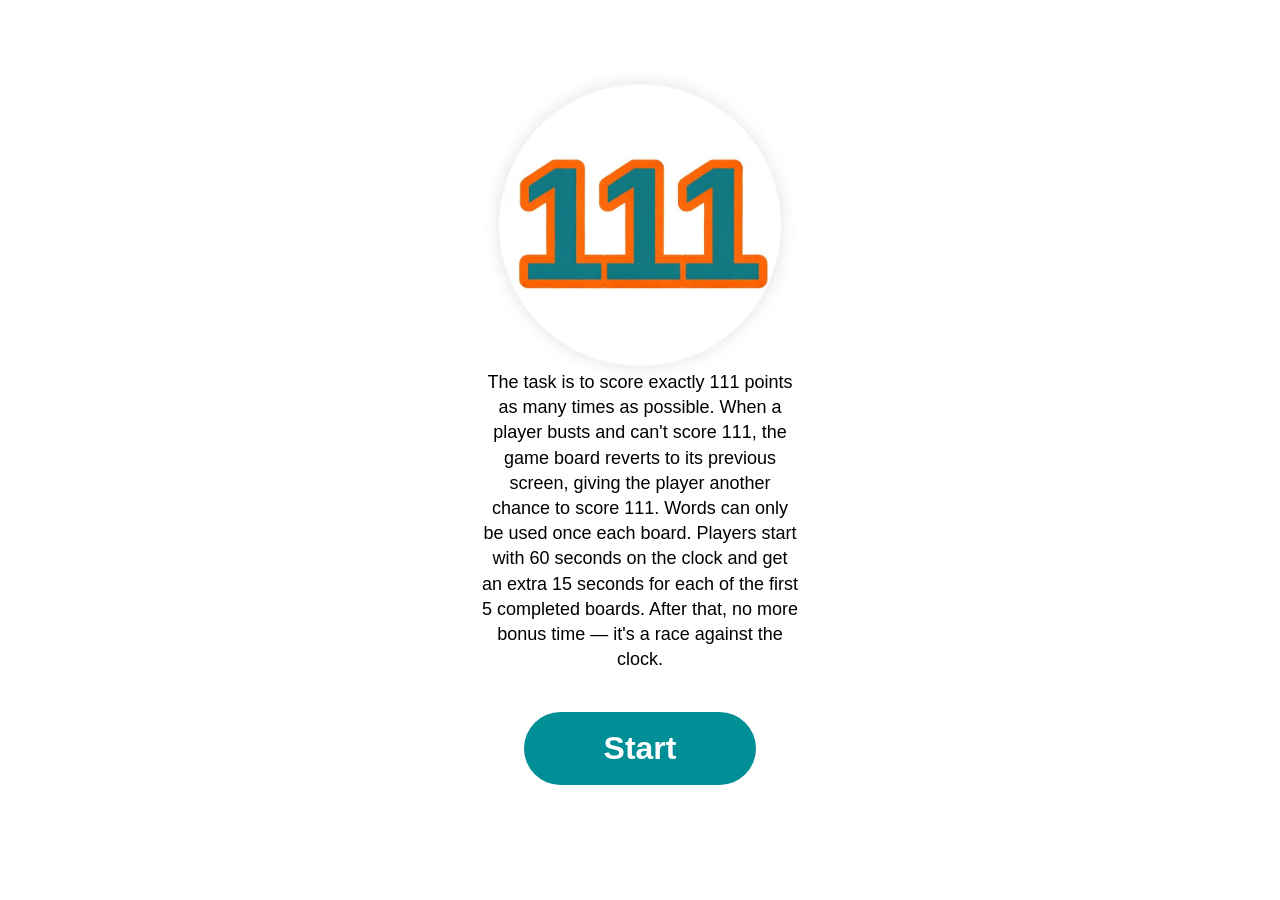
<file: index.html>
<!DOCTYPE html>
<html lang="en">
<head>
  <meta charset="UTF-8">
  <meta name="viewport" content="width=device-width, initial-scale=1.0">
  <title>111</title>
  <link rel="manifest" href="manifest.json">
  <link rel="apple-touch-icon" href="icon-512.png">
  <script>
    if ('serviceWorker' in navigator) {
      navigator.serviceWorker.register('sw.js');
    }
  </script>
</head>
<body style="background:white; text-align:center; padding:0; margin:0; font-family:sans-serif; display:flex; flex-direction:column; align-items:center;">
  <div style="margin-top: 30px; margin-bottom: -90px;">
    <img src="icon-1024.png" style="width:390px; max-width:98vw; height:auto; display:block; margin:0 auto;">
  </div>
  <div style="padding: 0 25px;">
    <p style="font-size:18px; line-height:1.4; color:black; max-width:320px; margin:40px auto; font-weight:500;">
      The task is to score exactly 111 points as many times as possible. When a player busts and can't score 111, the game board reverts to its previous screen, giving the player another chance to score 111. Words can only be used once each board. Players start with 60 seconds on the clock and get an extra 15 seconds for each of the first 5 completed boards. After that, no more bonus time — it's a race against the clock.
    </p>
  </div>
  <button onclick="window.location.href='game.html'" style="background:#008E97; color:white; padding:18px 80px; font-size:32px; border:none; border-radius:100px; font-weight:bold; cursor:pointer;">
    Start
  </button>
</body>
</html>
</file>
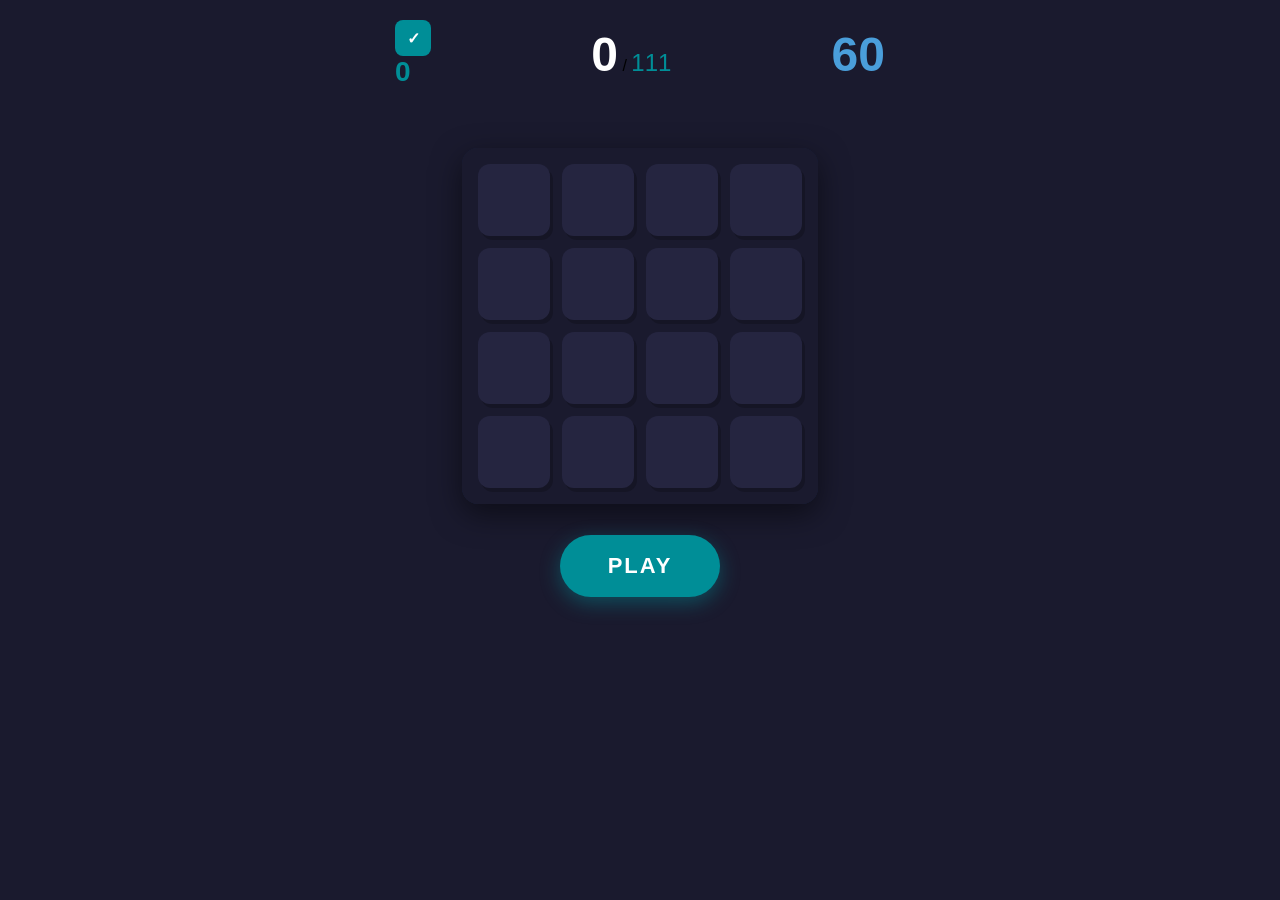
<file: classic/index.html>
<!DOCTYPE html>
<html lang="en">
<head>
  <meta charset="UTF-8">
  <meta name="viewport" content="width=device-width, initial-scale=1.0, user-scalable=no">
  <meta name="theme-color" content="#1a1a2e">
  <title>111 Classic</title>
  <link rel="stylesheet" href="styles.css">
  <style>
    .start-btn {
      margin-top: 16px;
      padding: 18px 48px;
      font-size: 22px;
      font-weight: bold;
      letter-spacing: 2px;
      text-transform: uppercase;
      background: #008E97;
      color: white;
      border: none;
      border-radius: 50px;
      cursor: pointer;
      width: 100%;
      max-width: 300px;
      box-shadow: 0 6px 20px rgba(0, 142, 151, 0.45);
      transition: transform 0.15s, box-shadow 0.15s, background 0.15s;
      touch-action: manipulation;
    }
    .start-btn:hover { background: #00a8b3; box-shadow: 0 8px 24px rgba(0,142,151,0.6); }
    .start-btn:active { transform: scale(0.95); box-shadow: 0 3px 10px rgba(0,142,151,0.3); }
    #resultsBtn {
      margin-top: 16px;
      padding: 16px 32px;
      font-size: 18px;
      font-weight: bold;
      background: #008E97;
      color: white;
      border: none;
      border-radius: 50px;
      cursor: pointer;
      width: 100%;
      max-width: 300px;
      display: none;
      box-shadow: 0 4px 12px rgba(0,142,151,0.3);
      transition: transform 0.2s, box-shadow 0.2s;
    }
    #resultsBtn.visible { display: block; }
    #resultsBtn:hover { background: #00a8b3; }
    #resultsBtn:active { transform: scale(0.95); }
    .button-container {
      display: flex;
      flex-direction: column;
      align-items: center;
      gap: 16px;
    }
  </style>
</head>
<body>
  <div class="game-container">
    <div class="header">
      <div class="boards">
        <span class="boards-icon">✓</span>
        <span class="boards-value" id="boardsValue">0</span>
      </div>
      <div class="score">
        <span class="score-value" id="scoreValue">0</span>
        <span class="score-sep">/</span>
        <span class="score-target">111</span>
      </div>
      <div class="timer" id="timer">60</div>
    </div>
    <div class="word-area">
      <div class="word-pill" id="wordPill">
        <span class="word-text" id="wordText"></span>
      </div>
    </div>
    <canvas id="board"></canvas>
    <div class="button-container">
      <button class="start-btn" id="startBtn">Play</button>
      <button id="resultsBtn" onclick="window.location.href='results.html'">
        See Best Results From This Game
      </button>
    </div>
  </div>
  <script src="game.js"></script>
  <script>
    // Unregister any service worker so the main game's SW can't interfere
    if ('serviceWorker' in navigator) {
      navigator.serviceWorker.getRegistrations().then(regs => {
        regs.forEach(reg => reg.unregister());
      });
    }
  </script>
</body>
</html>
</file>
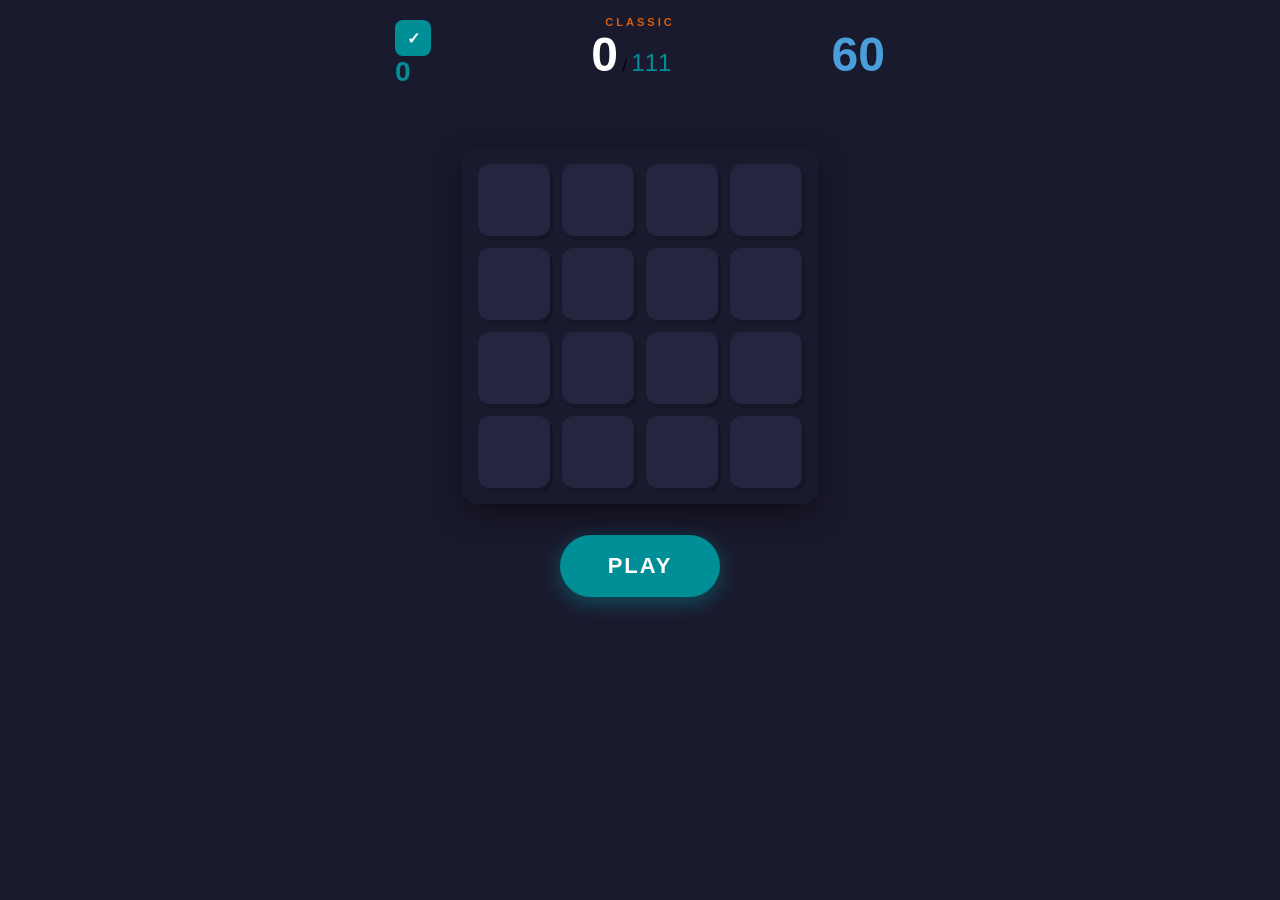
<file: classic.html>
<!DOCTYPE html>
<html lang="en">
<head>
  <meta charset="UTF-8">
  <meta name="viewport" content="width=device-width, initial-scale=1.0, user-scalable=no">
  <meta name="theme-color" content="#1a1a2e">
  <title>111 Classic</title>
  <link rel="stylesheet" href="styles.css">
  <script>
    // Classic mode: unregister any service worker that might serve cached main game files.
    // The main game's SW can cache game.js/game.html and serve them instead of classic files
    // when the browser restores this page from memory or on subsequent visits.
    // This only affects the /111-game/ scope — re-visiting the main game will re-register it.
    if ('serviceWorker' in navigator) {
      navigator.serviceWorker.getRegistrations().then(registrations => {
        registrations.forEach(reg => reg.unregister());
      });
    }
  </script>
  <style>
    .start-btn {
      margin-top: 16px;
      padding: 18px 48px;
      font-size: 22px;
      font-weight: bold;
      letter-spacing: 2px;
      text-transform: uppercase;
      background: #008E97;
      color: white;
      border: none;
      border-radius: 50px;
      cursor: pointer;
      width: 100%;
      max-width: 300px;
      box-shadow: 0 6px 20px rgba(0, 142, 151, 0.45);
      transition: transform 0.15s, box-shadow 0.15s, background 0.15s;
      touch-action: manipulation;
    }
    .start-btn:hover { background: #00a8b3; box-shadow: 0 8px 24px rgba(0,142,151,0.6); }
    .start-btn:active { transform: scale(0.95); box-shadow: 0 3px 10px rgba(0,142,151,0.3); }
    #resultsBtn {
      margin-top: 16px;
      padding: 16px 32px;
      font-size: 18px;
      font-weight: bold;
      background: #008E97;
      color: white;
      border: none;
      border-radius: 50px;
      cursor: pointer;
      width: 100%;
      max-width: 300px;
      display: none;
      box-shadow: 0 4px 12px rgba(0,142,151,0.3);
      transition: transform 0.2s, box-shadow 0.2s;
      touch-action: manipulation;
    }
    #resultsBtn.visible { display: block; }
    #resultsBtn:hover { background: #00a8b3; }
    #resultsBtn:active { transform: scale(0.95); }
    .button-container {
      display: flex;
      flex-direction: column;
      align-items: center;
      gap: 16px;
    }
    .classic-badge {
      position: absolute;
      top: 6px;
      left: 50%;
      transform: translateX(-50%);
      font-size: 11px;
      font-weight: bold;
      letter-spacing: 3px;
      text-transform: uppercase;
      color: #FF6900;
      opacity: 0.85;
      pointer-events: none;
    }
  </style>
</head>
<body>
  <div class="game-container" style="position:relative;">
    <div class="classic-badge">Classic</div>
    <div class="header">
      <div class="boards">
        <span class="boards-icon">✓</span>
        <span class="boards-value" id="boardsValue">0</span>
      </div>
      <div class="score">
        <span class="score-value" id="scoreValue">0</span>
        <span class="score-sep">/</span>
        <span class="score-target">111</span>
      </div>
      <div class="timer" id="timer">60</div>
    </div>
    <div class="word-area">
      <div class="word-pill" id="wordPill">
        <span class="word-text" id="wordText"></span>
      </div>
    </div>
    <canvas id="board"></canvas>
    <div class="button-container">
      <button class="start-btn" id="startBtn">Play</button>
      <button id="resultsBtn" onclick="window.location.href='results.html'">
        See Best Results From This Game
      </button>
    </div>
  </div>
  <script src="classic-game.js?v=classic2"></script>
</body>
</html>
</file>
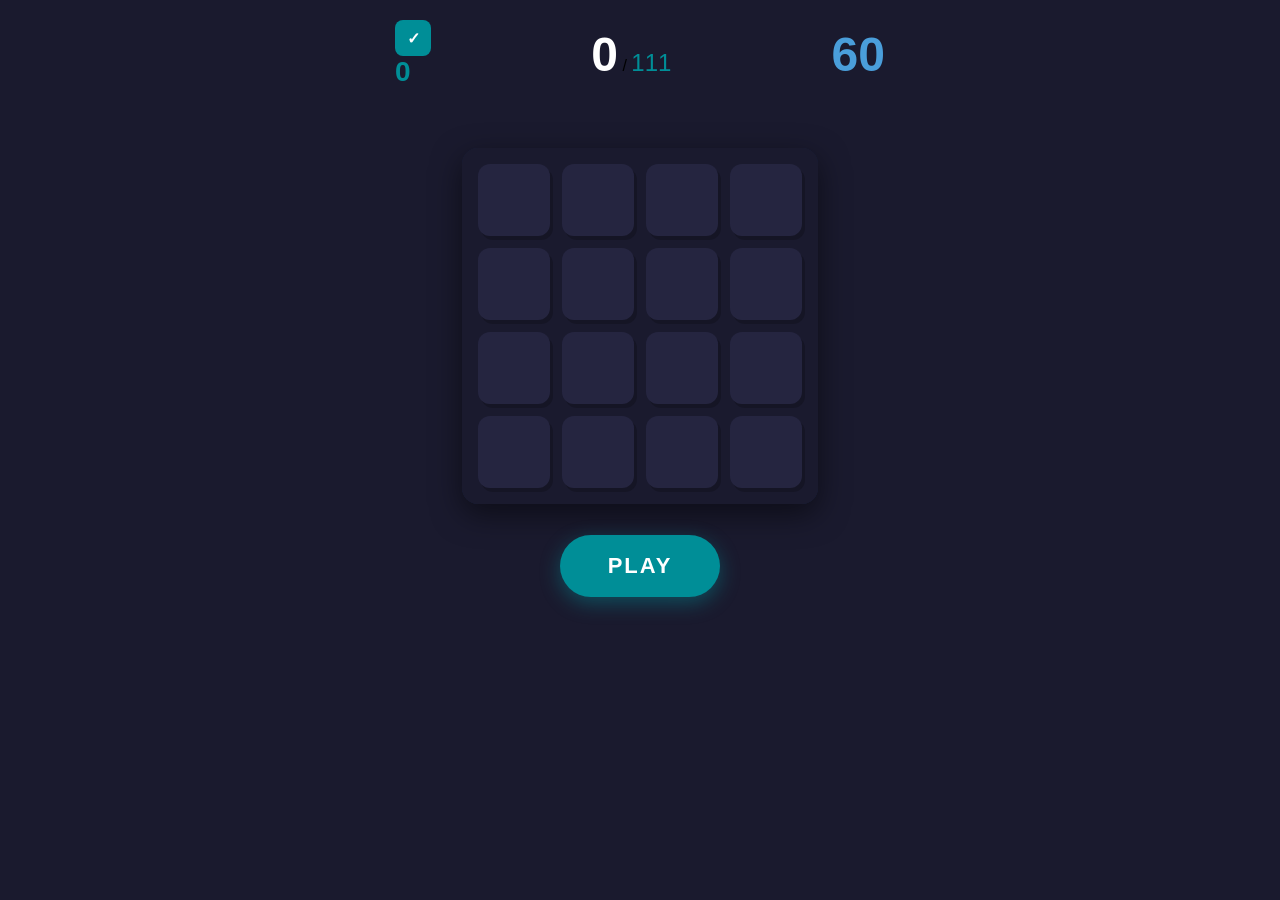
<file: game.html>
<!DOCTYPE html>
<html lang="en">
<head>
  <meta charset="UTF-8">
  <meta name="viewport" content="width=device-width, initial-scale=1.0, user-scalable=no">
  <meta name="apple-mobile-web-app-capable" content="yes">
  <meta name="apple-mobile-web-app-status-bar-style" content="black-translucent">
  <meta name="theme-color" content="#1a1a2e">
  <title>111</title>
  <link rel="manifest" href="manifest.json">
  <link rel="stylesheet" href="styles.css">
  <link rel="apple-touch-icon" href="icon-512.png">
  <style>
    .start-btn {
      margin-top: 16px;
      padding: 18px 48px;
      font-size: 22px;
      font-weight: bold;
      letter-spacing: 2px;
      text-transform: uppercase;
      background: #008E97;
      color: white;
      border: none;
      border-radius: 50px;
      cursor: pointer;
      width: 100%;
      max-width: 300px;
      box-shadow: 0 6px 20px rgba(0, 142, 151, 0.45);
      transition: transform 0.15s, box-shadow 0.15s, background 0.15s;
      touch-action: manipulation;
    }
    .start-btn:hover { background: #00a8b3; box-shadow: 0 8px 24px rgba(0,142,151,0.6); }
    .start-btn:active { transform: scale(0.95); box-shadow: 0 3px 10px rgba(0,142,151,0.3); }
    #resultsBtn {
      margin-top: 16px;
      padding: 16px 32px;
      font-size: 18px;
      font-weight: bold;
      background: #008E97;
      color: white;
      border: none;
      border-radius: 50px;
      cursor: pointer;
      width: 100%;
      max-width: 300px;
      display: none;
      box-shadow: 0 4px 12px rgba(0,142,151,0.3);
      transition: transform 0.2s, box-shadow 0.2s;
      touch-action: manipulation;
    }
    #resultsBtn.visible { display: block; }
    #resultsBtn:hover { background: #00a8b3; }
    #resultsBtn:active { transform: scale(0.95); }
    .button-container {
      display: flex;
      flex-direction: column;
      align-items: center;
      gap: 16px;
    }
  </style>
</head>
<body>
  <div class="game-container">
    <div class="header">
      <div class="boards">
        <span class="boards-icon">✓</span>
        <span class="boards-value" id="boardsValue">0</span>
      </div>
      <div class="score">
        <span class="score-value" id="scoreValue">0</span>
        <span class="score-sep">/</span>
        <span class="score-target">111</span>
      </div>
      <div class="timer" id="timer">60</div>
    </div>
    <div class="word-area">
      <div class="word-pill" id="wordPill">
        <span class="word-text" id="wordText"></span>
      </div>
    </div>
    <canvas id="board"></canvas>
    <div class="button-container">
      <button class="start-btn" id="startBtn">Play</button>
      <button id="resultsBtn" onclick="window.location.href='results.html'">
        See Best Results From This Game
      </button>
    </div>
  </div>
  <script src="game.js?v=24"></script>
  <script>
    if ('serviceWorker' in navigator) {
      navigator.serviceWorker.register('/111-game/sw.js?v=19')
        .then(reg => console.log('SW registered'))
        .catch(err => console.log('SW failed:', err));
    }
  </script>
</body>
</html>
</file>
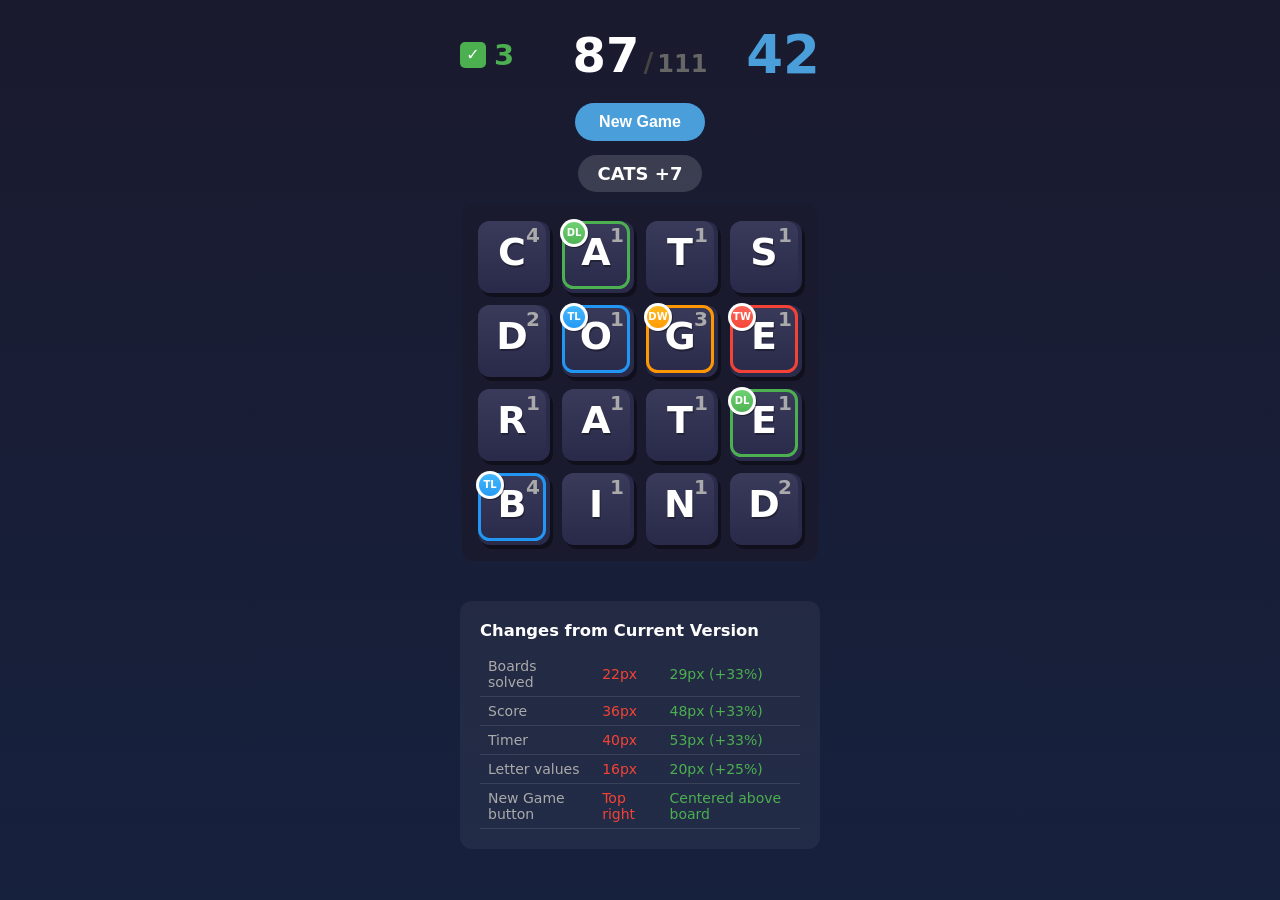
<file: prototype-ux-v2.html>
<!DOCTYPE html>
<html lang="en">
<head>
  <meta charset="UTF-8">
  <meta name="viewport" content="width=device-width, initial-scale=1.0, user-scalable=no">
  <meta name="theme-color" content="#1a1a2e">
  <title>111 - UX Prototype v2</title>
  <style>
* { margin: 0; padding: 0; box-sizing: border-box; }

body {
  font-family: system-ui, -apple-system, sans-serif;
  min-height: 100vh;
  display: flex;
  flex-direction: column;
  align-items: center;
  justify-content: flex-start;
  background: linear-gradient(180deg, #1a1a2e 0%, #16213e 100%);
  padding: 16px;
  touch-action: none;
  user-select: none;
}

.game-container {
  display: flex;
  flex-direction: column;
  align-items: center;
  gap: 10px;
  max-width: 360px;
  width: 100%;
}

/* === HEADER: Stats spread across top, 33% bigger === */
.header {
  display: flex;
  justify-content: space-between;
  align-items: center;
  width: 100%;
  padding: 8px 0;
}

.boards {
  display: flex;
  align-items: center;
  gap: 8px;
  flex: 1;
}

.boards-icon {
  width: 26px;
  height: 26px;
  background: #4CAF50;
  border-radius: 5px;
  display: flex;
  align-items: center;
  justify-content: center;
  color: #fff;
  font-size: 16px;
  font-weight: bold;
}

/* Was 22px, now ~29px (33% bigger) */
.boards-value {
  color: #4CAF50;
  font-size: 29px;
  font-weight: bold;
}

.score {
  display: flex;
  align-items: baseline;
  justify-content: center;
  gap: 4px;
  flex: 1;
}

/* Was 36px, now 48px (33% bigger) */
.score-value {
  color: #fff;
  font-size: 48px;
  font-weight: bold;
  font-variant-numeric: tabular-nums;
}

/* Was 20px, now ~27px */
.score-sep {
  color: #444;
  font-size: 27px;
  font-weight: bold;
}

/* Was 18px, now 24px */
.score-target {
  color: #666;
  font-size: 24px;
  font-weight: 600;
}

/* Was 40px, now ~53px (33% bigger) */
.timer {
  color: #4a9eda;
  font-size: 53px;
  font-weight: bold;
  font-variant-numeric: tabular-nums;
  text-align: right;
  flex: 1;
}

.timer.warning { color: #FF9800; }
.timer.critical { color: #F44336; }

/* === NEW GAME BUTTON: Centered over board === */
.button-row {
  display: flex;
  justify-content: center;
  width: 100%;
  position: relative;
  z-index: 10;
}

.start-btn {
  padding: 10px 24px;
  font-size: 16px;
  font-weight: bold;
  background: #4a9eda;
  color: #fff;
  border: none;
  border-radius: 24px;
  cursor: pointer;
}

/* === WORD FEEDBACK === */
.word-area {
  height: 44px;
  display: flex;
  align-items: center;
  justify-content: center;
}

.word-pill {
  padding: 8px 20px;
  border-radius: 24px;
  font-size: 18px;
  font-weight: bold;
  background: rgba(255, 255, 255, 0.15);
  color: #fff;
}

/* === BOARD: Letter values 25% bigger === */
canvas {
  border-radius: 12px;
  touch-action: none;
}

/* === COMPARISON SECTION === */
.comparison {
  margin-top: 40px;
  padding: 20px;
  background: rgba(255,255,255,0.05);
  border-radius: 12px;
  color: #aaa;
  font-size: 14px;
  max-width: 360px;
}

.comparison h3 {
  color: #fff;
  margin-bottom: 12px;
}

.comparison table {
  width: 100%;
  border-collapse: collapse;
}

.comparison td {
  padding: 6px 8px;
  border-bottom: 1px solid rgba(255,255,255,0.1);
}

.comparison .old { color: #F44336; }
.comparison .new { color: #4CAF50; }
  </style>
</head>
<body>
  <div class="game-container">
    <!-- Stats row: spread across top, 33% bigger -->
    <div class="header">
      <div class="boards">
        <span class="boards-icon">✓</span>
        <span class="boards-value">3</span>
      </div>
      <div class="score">
        <span class="score-value">87</span>
        <span class="score-sep">/</span>
        <span class="score-target">111</span>
      </div>
      <div class="timer">42</div>
    </div>
    
    <!-- New Game button: centered over board -->
    <div class="button-row">
      <button class="start-btn">New Game</button>
    </div>
    
    <!-- Word feedback area -->
    <div class="word-area">
      <div class="word-pill">CATS +7</div>
    </div>
    
    <!-- Board canvas -->
    <canvas id="board" width="356" height="356"></canvas>
  </div>

  <!-- Comparison notes for Chris -->
  <div class="comparison">
    <h3>Changes from Current Version</h3>
    <table>
      <tr>
        <td>Boards solved</td>
        <td class="old">22px</td>
        <td class="new">29px (+33%)</td>
      </tr>
      <tr>
        <td>Score</td>
        <td class="old">36px</td>
        <td class="new">48px (+33%)</td>
      </tr>
      <tr>
        <td>Timer</td>
        <td class="old">40px</td>
        <td class="new">53px (+33%)</td>
      </tr>
      <tr>
        <td>Letter values</td>
        <td class="old">16px</td>
        <td class="new">20px (+25%)</td>
      </tr>
      <tr>
        <td>New Game button</td>
        <td class="old">Top right</td>
        <td class="new">Centered above board</td>
      </tr>
    </table>
  </div>

  <script>
// Render a sample board with LARGER letter values (25% bigger: 16px -> 20px)
const canvas = document.getElementById('board');
const ctx = canvas.getContext('2d');

const TILE_SIZE = 72;
const TILE_GAP = 12;
const BOARD_PADDING = 16;
const BADGE_RADIUS = 14;

const LETTER_VALUES = {
  A:1, B:4, C:4, D:2, E:1, F:4, G:3, H:4,
  I:1, J:8, K:5, L:2, M:3, N:1, O:1, P:4,
  Q:10, R:1, S:1, T:1, U:2, V:5, W:4, X:8, Y:4, Z:10
};

const MULTIPLIER_COLORS = { DL:'#4CAF50', TL:'#2196F3', DW:'#FF9800', TW:'#F44336' };

// Sample board
const board = [
  {letter:'C',multiplier:null}, {letter:'A',multiplier:'DL'}, {letter:'T',multiplier:null}, {letter:'S',multiplier:null},
  {letter:'D',multiplier:null}, {letter:'O',multiplier:'TL'}, {letter:'G',multiplier:'DW'}, {letter:'E',multiplier:'TW'},
  {letter:'R',multiplier:null}, {letter:'A',multiplier:null}, {letter:'T',multiplier:null}, {letter:'E',multiplier:'DL'},
  {letter:'B',multiplier:'TL'}, {letter:'I',multiplier:null}, {letter:'N',multiplier:null}, {letter:'D',multiplier:null}
];

function lightenColor(hex, pct) {
  const num = parseInt(hex.replace('#',''), 16);
  const amt = Math.round(2.55 * pct);
  const R = Math.min(255, (num >> 16) + amt);
  const G = Math.min(255, ((num >> 8) & 0xFF) + amt);
  const B = Math.min(255, (num & 0xFF) + amt);
  return `rgb(${R},${G},${B})`;
}

function draw() {
  ctx.fillStyle = '#1a1a2e';
  ctx.fillRect(0, 0, canvas.width, canvas.height);
  
  const cornerRadius = 12;
  const faceInset = 4;
  
  for (let i = 0; i < 16; i++) {
    const tile = board[i];
    const row = Math.floor(i / 4);
    const col = i % 4;
    const x = BOARD_PADDING + col * (TILE_SIZE + TILE_GAP);
    const y = BOARD_PADDING + row * (TILE_SIZE + TILE_GAP);
    
    // Shadow
    ctx.fillStyle = 'rgba(0,0,0,0.4)';
    ctx.beginPath();
    ctx.roundRect(x + 3, y + 4, TILE_SIZE, TILE_SIZE, cornerRadius);
    ctx.fill();
    
    // Tile base
    ctx.fillStyle = '#2a2a4a';
    ctx.beginPath();
    ctx.roundRect(x, y, TILE_SIZE, TILE_SIZE, cornerRadius);
    ctx.fill();
    
    // Tile face
    const tileGrad = ctx.createLinearGradient(x, y, x, y + TILE_SIZE - faceInset);
    tileGrad.addColorStop(0, '#3a3a5a');
    tileGrad.addColorStop(1, '#2a2a4a');
    ctx.fillStyle = tileGrad;
    ctx.beginPath();
    ctx.roundRect(x, y, TILE_SIZE - faceInset, TILE_SIZE - faceInset, cornerRadius);
    ctx.fill();
    
    // Multiplier border
    if (tile.multiplier) {
      ctx.strokeStyle = MULTIPLIER_COLORS[tile.multiplier];
      ctx.lineWidth = 3;
      ctx.beginPath();
      ctx.roundRect(x + 1.5, y + 1.5, TILE_SIZE - faceInset - 3, TILE_SIZE - faceInset - 3, cornerRadius - 2);
      ctx.stroke();
    }
    
    // Letter shadow
    ctx.fillStyle = 'rgba(0,0,0,0.3)';
    ctx.font = 'bold 38px system-ui';
    ctx.textAlign = 'center';
    ctx.textBaseline = 'middle';
    ctx.fillText(tile.letter, x + (TILE_SIZE - faceInset) / 2 + 1, y + (TILE_SIZE - faceInset) / 2 + 2);
    
    // Letter
    ctx.fillStyle = '#fff';
    ctx.fillText(tile.letter, x + (TILE_SIZE - faceInset) / 2, y + (TILE_SIZE - faceInset) / 2);
    
    // Point value - NOW 20px (was 16px, +25%)
    ctx.fillStyle = '#aaa';
    ctx.font = 'bold 20px system-ui';
    ctx.textAlign = 'right';
    ctx.textBaseline = 'top';
    ctx.fillText(LETTER_VALUES[tile.letter], x + TILE_SIZE - faceInset - 6, y + 6);
  }
  
  // Draw multiplier badges
  for (let i = 0; i < 16; i++) {
    const tile = board[i];
    if (!tile.multiplier) continue;
    
    const row = Math.floor(i / 4);
    const col = i % 4;
    const x = BOARD_PADDING + col * (TILE_SIZE + TILE_GAP);
    const y = BOARD_PADDING + row * (TILE_SIZE + TILE_GAP);
    const bx = x - 2, by = y - 2;
    
    ctx.fillStyle = 'rgba(0,0,0,0.4)';
    ctx.beginPath();
    ctx.arc(bx + BADGE_RADIUS + 1, by + BADGE_RADIUS + 1, BADGE_RADIUS, 0, Math.PI * 2);
    ctx.fill();
    
    ctx.fillStyle = '#fff';
    ctx.beginPath();
    ctx.arc(bx + BADGE_RADIUS, by + BADGE_RADIUS, BADGE_RADIUS, 0, Math.PI * 2);
    ctx.fill();
    
    const badgeGrad = ctx.createLinearGradient(bx, by, bx, by + BADGE_RADIUS * 2);
    badgeGrad.addColorStop(0, lightenColor(MULTIPLIER_COLORS[tile.multiplier], 15));
    badgeGrad.addColorStop(1, MULTIPLIER_COLORS[tile.multiplier]);
    ctx.fillStyle = badgeGrad;
    ctx.beginPath();
    ctx.arc(bx + BADGE_RADIUS, by + BADGE_RADIUS, BADGE_RADIUS - 3, 0, Math.PI * 2);
    ctx.fill();
    
    ctx.fillStyle = '#fff';
    ctx.font = 'bold 10px system-ui';
    ctx.textAlign = 'center';
    ctx.textBaseline = 'middle';
    ctx.fillText(tile.multiplier, bx + BADGE_RADIUS, by + BADGE_RADIUS);
  }
}

draw();
  </script>
</body>
</html>
</file>
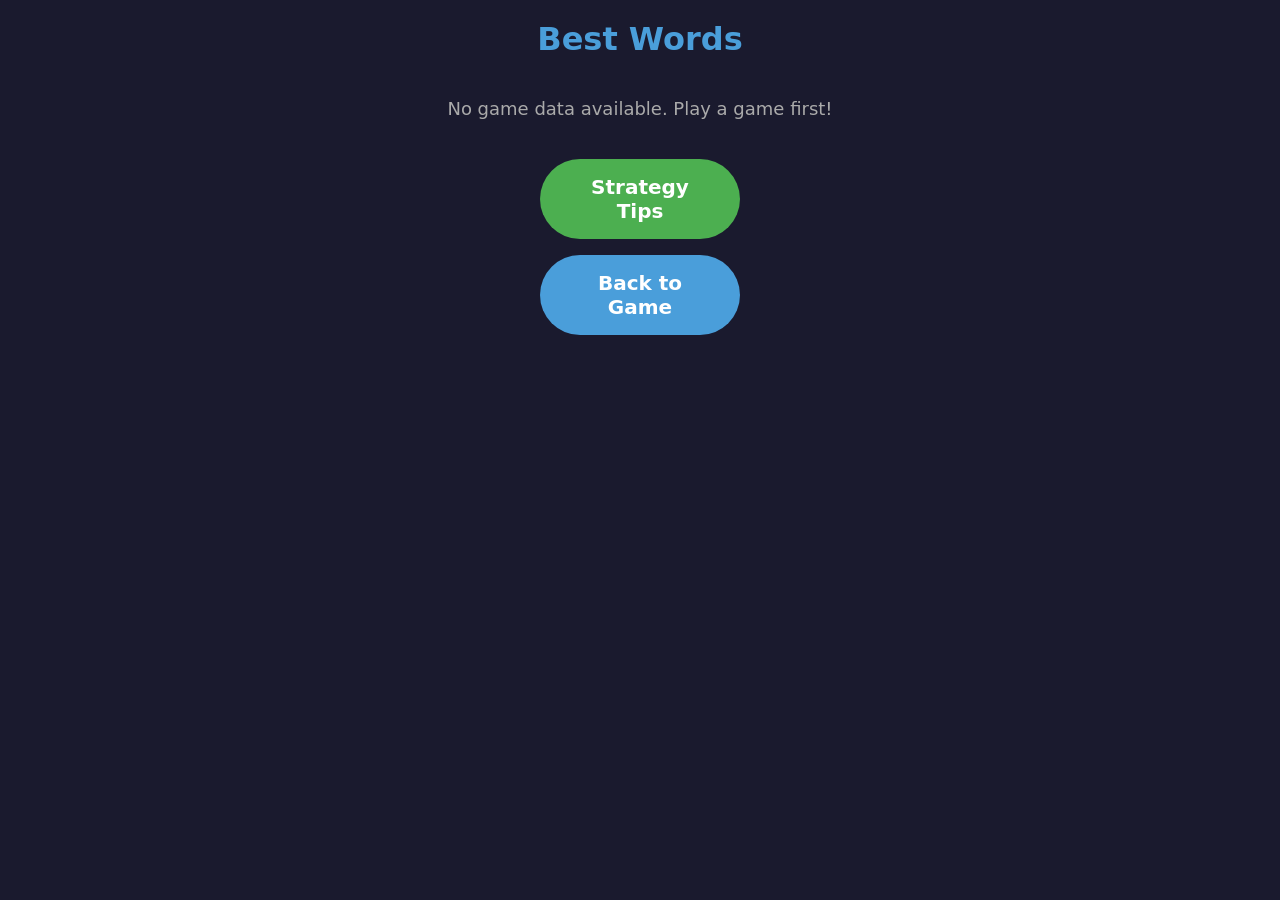
<file: results.html>
<!DOCTYPE html>
<html lang="en">
<head>
  <meta charset="UTF-8">
  <meta name="viewport" content="width=device-width, initial-scale=1.0, user-scalable=no">
  <meta name="apple-mobile-web-app-capable" content="yes">
  <meta name="theme-color" content="#1a1a2e">
  <title>Best Words - 111</title>
  <style>
    * {
      margin: 0;
      padding: 0;
      box-sizing: border-box;
    }
    
    body {
      font-family: system-ui, -apple-system, sans-serif;
      min-height: 100vh;
      background: #1a1a2e;
      color: white;
      padding: 20px;
      padding-bottom: 80px;
    }
    
    .container {
      max-width: 700px;
      margin: 0 auto;
    }
    
    h1 {
      text-align: center;
      font-size: 32px;
      margin-bottom: 40px;
      color: #4a9eda;
    }
    
    .top-words-section {
      display: grid;
      grid-template-columns: 1fr 1fr;
      gap: 30px;
      margin-bottom: 50px;
    }
    
    @media (max-width: 600px) {
      .top-words-section {
        grid-template-columns: 1fr;
        gap: 20px;
      }
    }
    
    .words-column {
      background: rgba(255, 255, 255, 0.05);
      border-radius: 12px;
      padding: 20px;
    }
    
    .column-title {
      font-size: 20px;
      font-weight: bold;
      text-align: center;
      margin-bottom: 20px;
      text-transform: uppercase;
      letter-spacing: 1px;
    }
    
    .player-title {
      color: #4a9eda;
    }
    
    .best-title {
      color: #4CAF50;
    }
    
    .word-item {
      display: flex;
      align-items: center;
      padding: 14px 12px;
      margin-bottom: 10px;
      background: rgba(255, 255, 255, 0.03);
      border-radius: 8px;
      gap: 8px;
    }
    
    .word-rank {
      font-size: 14px;
      color: #666;
      flex-shrink: 0;
      min-width: 28px;
    }
    
    .word-text {
      font-size: 18px;
      font-weight: bold;
      flex-shrink: 0;
    }
    
    .word-spacer {
      flex: 1;
      border-bottom: 2px dotted rgba(255, 255, 255, 0.1);
      margin: 0 8px;
      min-width: 20px;
    }
    
    .word-score {
      font-size: 18px;
      color: #4a9eda;
      font-weight: bold;
      flex-shrink: 0;
      min-width: 40px;
      text-align: right;
    }
    
    .board-preview-section {
      margin-top: 40px;
      text-align: center;
    }
    
    .board-preview-title {
      font-size: 20px;
      font-weight: bold;
      color: #aaa;
      margin-bottom: 15px;
    }
    
    .board-thumbnail {
      display: inline-block;
      cursor: pointer;
      border: 3px solid #4a9eda;
      border-radius: 12px;
      transition: transform 0.2s, border-color 0.2s;
    }
    
    .board-thumbnail:hover {
      transform: scale(1.05);
      border-color: #6ab8f0;
    }
    
    .board-thumbnail:active {
      transform: scale(0.98);
    }
    
    .click-hint {
      margin-top: 10px;
      font-size: 14px;
      color: #888;
    }
    
    .back-button {
      display: block;
      width: 200px;
      margin: 0 auto;
      padding: 16px 32px;
      font-size: 20px;
      font-weight: bold;
      background: #4a9eda;
      color: white;
      border: none;
      border-radius: 50px;
      cursor: pointer;
      text-align: center;
      text-decoration: none;
    }
    
    .back-button:active {
      transform: scale(0.95);
    }
    
    .button-container {
      display: flex;
      flex-direction: column;
      align-items: center;
      gap: 16px;
      margin-top: 40px;
    }
    
    .tips-button {
      display: block;
      width: 200px;
      padding: 16px 32px;
      font-size: 20px;
      font-weight: bold;
      background: #4CAF50;
      color: white;
      border: none;
      border-radius: 50px;
      cursor: pointer;
      text-align: center;
      text-decoration: none;
    }
    
    .tips-button:active {
      transform: scale(0.95);
    }
    
    .empty-message {
      text-align: center;
      font-size: 18px;
      color: #aaa;
      margin: 40px 0;
    }
    
    .modal {
      display: none;
      position: fixed;
      z-index: 1000;
      left: 0;
      top: 0;
      width: 100%;
      height: 100%;
      background: rgba(0, 0, 0, 0.95);
      justify-content: center;
      align-items: center;
    }
    
    .modal.visible {
      display: flex;
    }
    
    .modal-content {
      background: #1a1a2e;
      padding: 20px;
      border-radius: 12px;
    }
    
    .modal-header {
      text-align: center;
      font-size: 24px;
      color: #4a9eda;
      margin-bottom: 20px;
    }
    
    .close-button {
      display: block;
      margin: 20px auto 0;
      padding: 12px 32px;
      font-size: 18px;
      background: #4a9eda;
      color: white;
      border: none;
      border-radius: 50px;
      cursor: pointer;
    }
    
    .close-button:active {
      transform: scale(0.95);
    }
  </style>
</head>
<body>
  <div class="container">
    <h1>Best Words</h1>
    
    <div id="content"></div>
    
    <div class="button-container">
      <a href="tips.html" class="tips-button">Strategy Tips</a>
      <a href="game.html" class="back-button">Back to Game</a>
    </div>
  </div>

  <div id="boardModal" class="modal">
    <div class="modal-content">
      <div class="modal-header">Final Board</div>
      <canvas id="fullBoardCanvas"></canvas>
      <button class="close-button" onclick="closeModal()">Close</button>
    </div>
  </div>

  <script>
const GRID_SIZE = 4;
const TILE_SIZE = 72;
const TILE_GAP = 12;
const BOARD_PADDING = 16;
const BADGE_RADIUS = 14;
const BOARD_WIDTH = TILE_SIZE * GRID_SIZE + TILE_GAP * (GRID_SIZE - 1) + BOARD_PADDING * 2;
const BOARD_HEIGHT = BOARD_WIDTH;

const LETTER_VALUES = {
  A:1, B:4, C:4, D:2, E:1, F:4, G:3, H:4,
  I:1, J:8, K:5, L:2, M:3, N:1, O:1, P:4,
  Q:10, R:1, S:1, T:1, U:2, V:5, W:4, X:8, Y:4, Z:10
};

const MULTIPLIER_COLORS = { 
  DL:'#4CAF50', 
  TL:'#2196F3', 
  DW:'#FF9800', 
  TW:'#F44336' 
};

// Load pre-computed results
const boardResults = JSON.parse(sessionStorage.getItem('boardResults') || '{}');

function lightenColor(hex, pct) {
  const num = parseInt(hex.replace('#',''), 16);
  const amt = Math.round(2.55 * pct);
  const R = Math.min(255, (num >> 16) + amt);
  const G = Math.min(255, ((num >> 8) & 0xFF) + amt);
  const B = Math.min(255, (num & 0xFF) + amt);
  return `rgb(${R},${G},${B})`;
}

function drawBoard(canvas, boardLayout) {
  const ctx = canvas.getContext('2d');
  const cornerRadius = 12;
  const faceInset = 4;
  
  canvas.width = BOARD_WIDTH;
  canvas.height = BOARD_HEIGHT;
  
  ctx.fillStyle = '#1a1a2e';
  ctx.fillRect(0, 0, canvas.width, canvas.height);
  
  for (let i = 0; i < boardLayout.length; i++) {
    const tile = boardLayout[i];
    const x = BOARD_PADDING + tile.col * (TILE_SIZE + TILE_GAP);
    const y = BOARD_PADDING + tile.row * (TILE_SIZE + TILE_GAP);
    
    ctx.fillStyle = 'rgba(0,0,0,0.4)';
    ctx.beginPath();
    ctx.roundRect(x + 3, y + 4, TILE_SIZE, TILE_SIZE, cornerRadius);
    ctx.fill();
    
    ctx.fillStyle = '#2a2a4a';
    ctx.beginPath();
    ctx.roundRect(x, y, TILE_SIZE, TILE_SIZE, cornerRadius);
    ctx.fill();
    
    const tileGrad = ctx.createLinearGradient(x, y, x, y + TILE_SIZE - faceInset);
    tileGrad.addColorStop(0, '#3a3a5a');
    tileGrad.addColorStop(1, '#2a2a4a');
    ctx.fillStyle = tileGrad;
    ctx.beginPath();
    ctx.roundRect(x, y, TILE_SIZE - faceInset, TILE_SIZE - faceInset, cornerRadius);
    ctx.fill();
    
    if (tile.multiplier) {
      ctx.strokeStyle = MULTIPLIER_COLORS[tile.multiplier];
      ctx.lineWidth = 3;
      ctx.beginPath();
      ctx.roundRect(x + 1.5, y + 1.5, TILE_SIZE - faceInset - 3, TILE_SIZE - faceInset - 3, cornerRadius - 2);
      ctx.stroke();
    }
    
    ctx.fillStyle = 'rgba(0,0,0,0.3)';
    ctx.font = 'bold 38px system-ui';
    ctx.textAlign = 'center';
    ctx.textBaseline = 'middle';
    ctx.fillText(tile.letter, x + (TILE_SIZE - faceInset) / 2 + 1, y + (TILE_SIZE - faceInset) / 2 + 2);
    
    ctx.fillStyle = '#fff';
    ctx.fillText(tile.letter, x + (TILE_SIZE - faceInset) / 2, y + (TILE_SIZE - faceInset) / 2);
    
    ctx.fillStyle = '#aaa';
    ctx.font = 'bold 20px system-ui';
    ctx.textAlign = 'right';
    ctx.textBaseline = 'top';
    ctx.fillText(LETTER_VALUES[tile.letter], x + TILE_SIZE - faceInset - 6, y + 6);
  }
  
  for (let i = 0; i < boardLayout.length; i++) {
    const tile = boardLayout[i];
    if (!tile.multiplier) continue;
    
    const x = BOARD_PADDING + tile.col * (TILE_SIZE + TILE_GAP);
    const y = BOARD_PADDING + tile.row * (TILE_SIZE + TILE_GAP);
    const bx = x - 2, by = y - 2;
    
    ctx.fillStyle = 'rgba(0,0,0,0.4)';
    ctx.beginPath();
    ctx.arc(bx + BADGE_RADIUS + 1, by + BADGE_RADIUS + 1, BADGE_RADIUS, 0, Math.PI * 2);
    ctx.fill();
    
    ctx.fillStyle = '#fff';
    ctx.beginPath();
    ctx.arc(bx + BADGE_RADIUS, by + BADGE_RADIUS, BADGE_RADIUS, 0, Math.PI * 2);
    ctx.fill();
    
    const badgeGrad = ctx.createLinearGradient(bx, by, bx, by + BADGE_RADIUS * 2);
    badgeGrad.addColorStop(0, lightenColor(MULTIPLIER_COLORS[tile.multiplier], 15));
    badgeGrad.addColorStop(1, MULTIPLIER_COLORS[tile.multiplier]);
    ctx.fillStyle = badgeGrad;
    ctx.beginPath();
    ctx.arc(bx + BADGE_RADIUS, by + BADGE_RADIUS, BADGE_RADIUS - 3, 0, Math.PI * 2);
    ctx.fill();
    
    ctx.fillStyle = '#fff';
    ctx.font = 'bold 10px system-ui';
    ctx.textAlign = 'center';
    ctx.textBaseline = 'middle';
    ctx.fillText(tile.multiplier, bx + BADGE_RADIUS, by + BADGE_RADIUS);
  }
}

function showFullBoard() {
  const modal = document.getElementById('boardModal');
  const canvas = document.getElementById('fullBoardCanvas');
  
  if (boardResults.finalBoard) {
    drawBoard(canvas, boardResults.finalBoard);
    modal.classList.add('visible');
  }
}

function closeModal() {
  document.getElementById('boardModal').classList.remove('visible');
}

document.getElementById('boardModal').addEventListener('click', (e) => {
  if (e.target.id === 'boardModal') closeModal();
});

// Display results
const content = document.getElementById('content');

if (!boardResults.playerWords || boardResults.playerWords.length === 0) {
  content.innerHTML = '<div class="empty-message">No game data available. Play a game first!</div>';
} else {
  // Get top 10 from each list
  const topPlayerWords = [...boardResults.playerWords]
    .sort((a, b) => b.score - a.score)
    .slice(0, 10);
  
  const topBestWords = (boardResults.bestWords || [])
    .sort((a, b) => b.score - a.score)
    .slice(0, 10);
  
  // Build HTML
  let html = '<div class="top-words-section">';
  
  // Player's top 10
  html += '<div class="words-column">';
  html += '<div class="column-title player-title">Your Top 10</div>';
  topPlayerWords.forEach((item, index) => {
    html += `
      <div class="word-item">
        <span class="word-rank">${index + 1}.</span>
        <span class="word-text">${item.word}</span>
        <div class="word-spacer"></div>
        <span class="word-score">${item.score}</span>
      </div>
    `;
  });
  html += '</div>';
  
  // Best possible top 10
  html += '<div class="words-column">';
  html += '<div class="column-title best-title">Best Possible Top 10</div>';
  if (topBestWords.length > 0) {
    topBestWords.forEach((item, index) => {
      html += `
        <div class="word-item">
          <span class="word-rank">${index + 1}.</span>
          <span class="word-text">${item.word}</span>
          <div class="word-spacer"></div>
          <span class="word-score">${item.score}</span>
        </div>
      `;
    });
  } else {
    html += '<div class="empty-message">No data available</div>';
  }
  html += '</div>';
  
  html += '</div>';
  
  // Final board preview
  if (boardResults.finalBoard) {
    html += '<div class="board-preview-section">';
    html += '<div class="board-preview-title">Final Board</div>';
    html += '<canvas id="boardThumbnail" class="board-thumbnail" onclick="showFullBoard()" width="' + BOARD_WIDTH + '" height="' + BOARD_HEIGHT + '"></canvas>';
    html += '<div class="click-hint">Click to enlarge</div>';
    html += '</div>';
  }
  
  content.innerHTML = html;
  
  // Draw thumbnail
  if (boardResults.finalBoard) {
    const thumbnail = document.getElementById('boardThumbnail');
    drawBoard(thumbnail, boardResults.finalBoard);
  }
}
  </script>
</body>
</html>
</file>
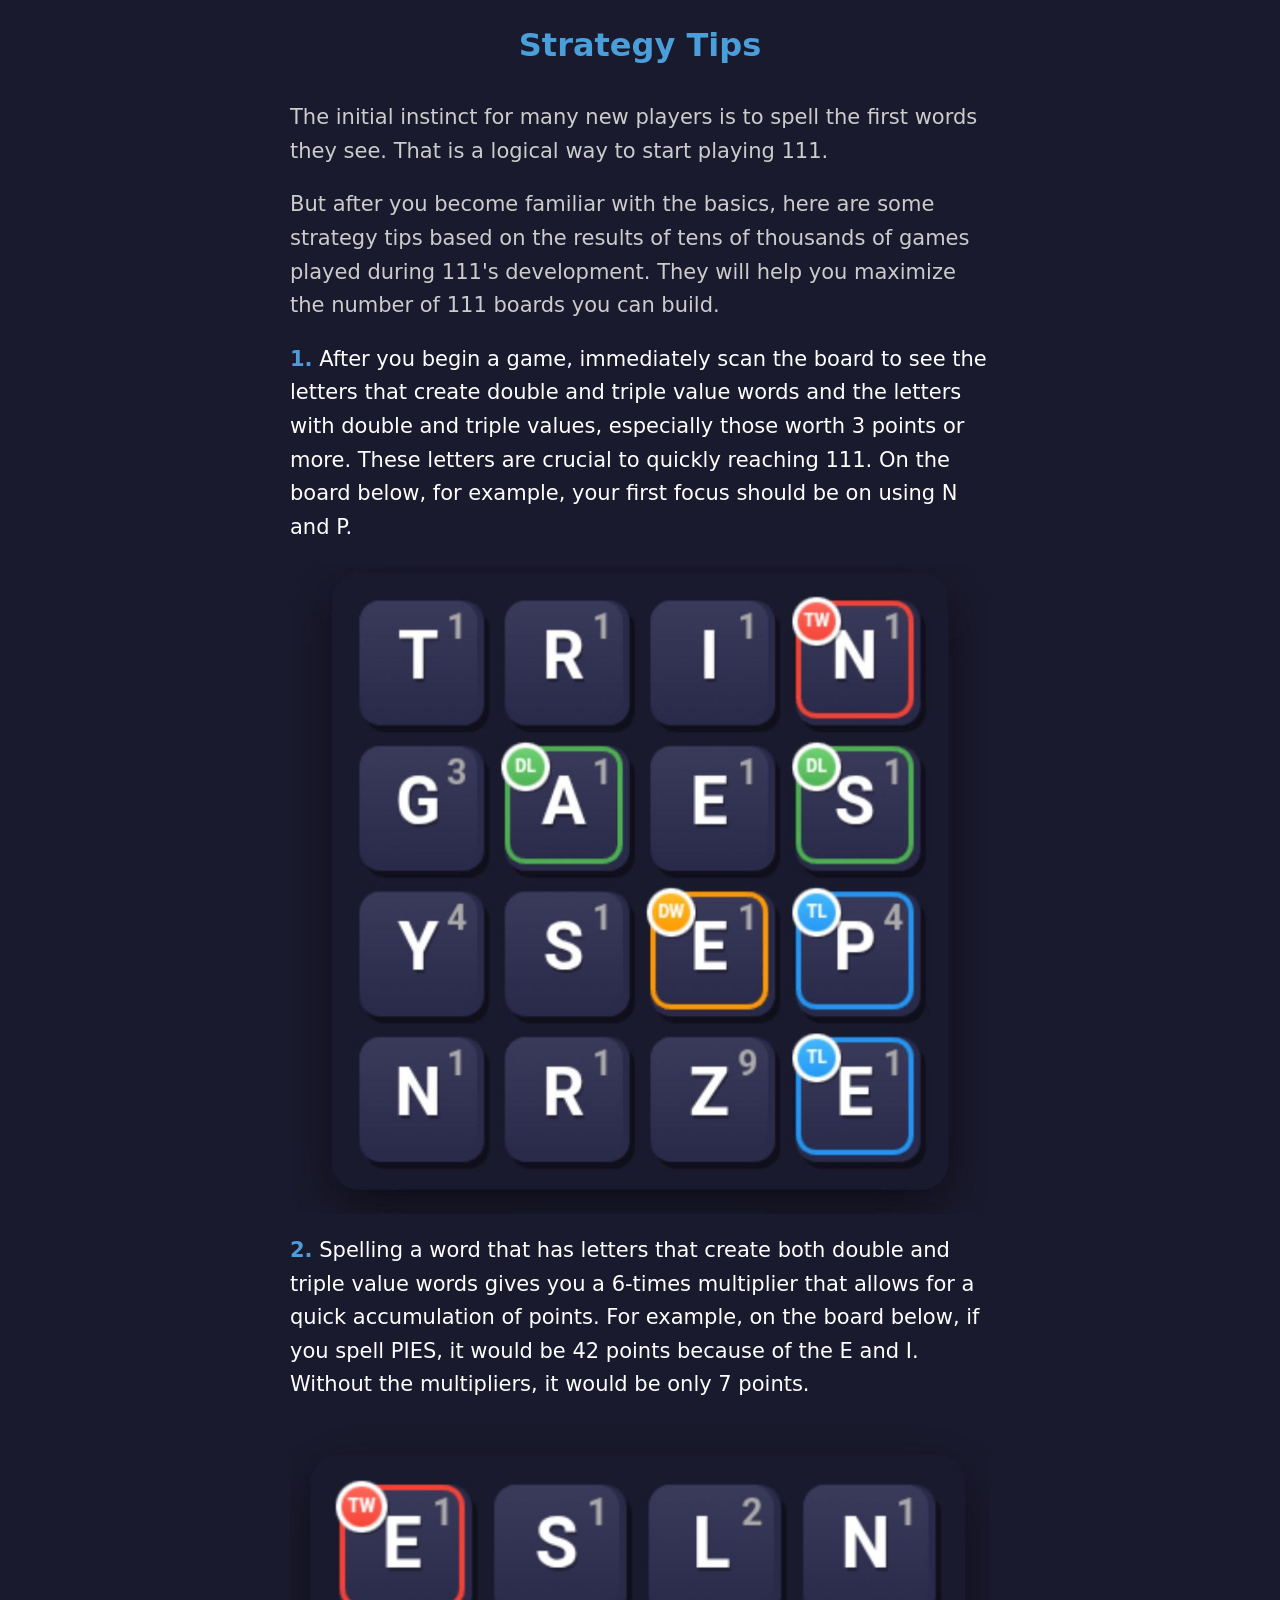
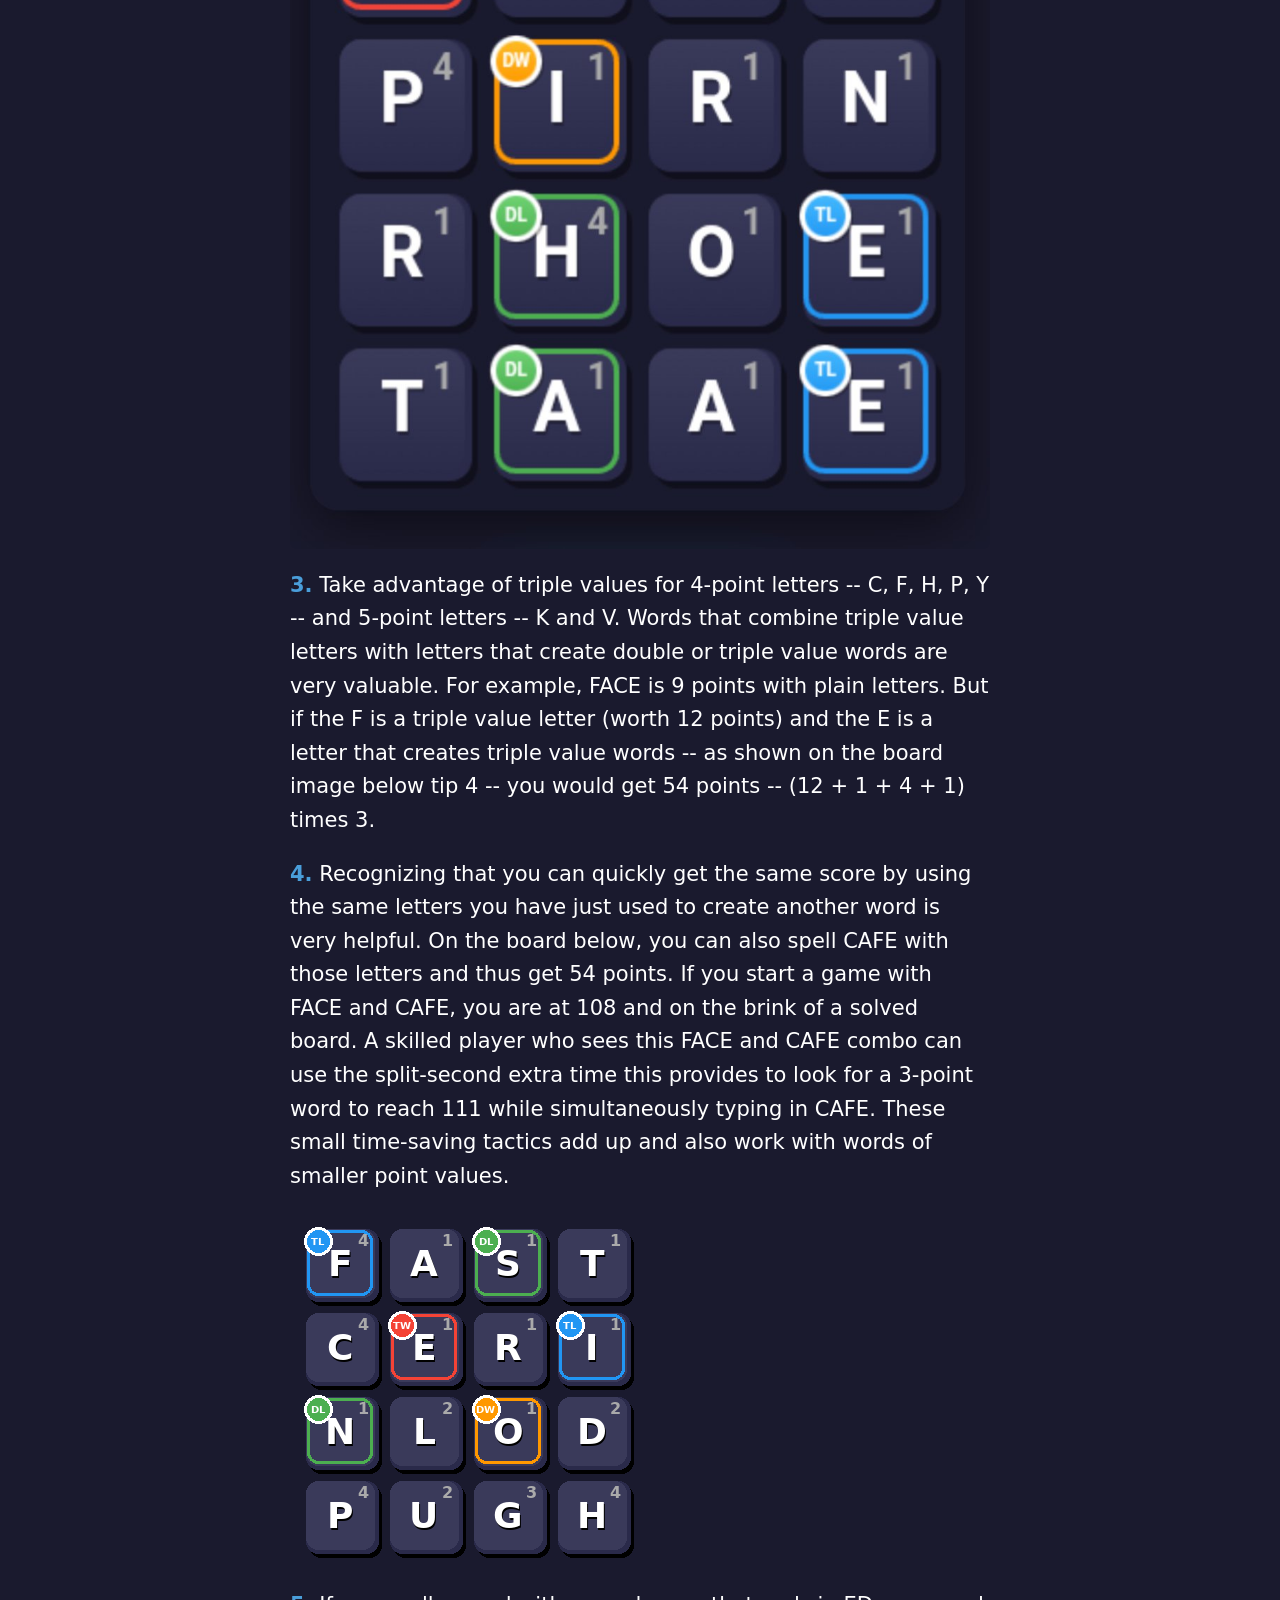
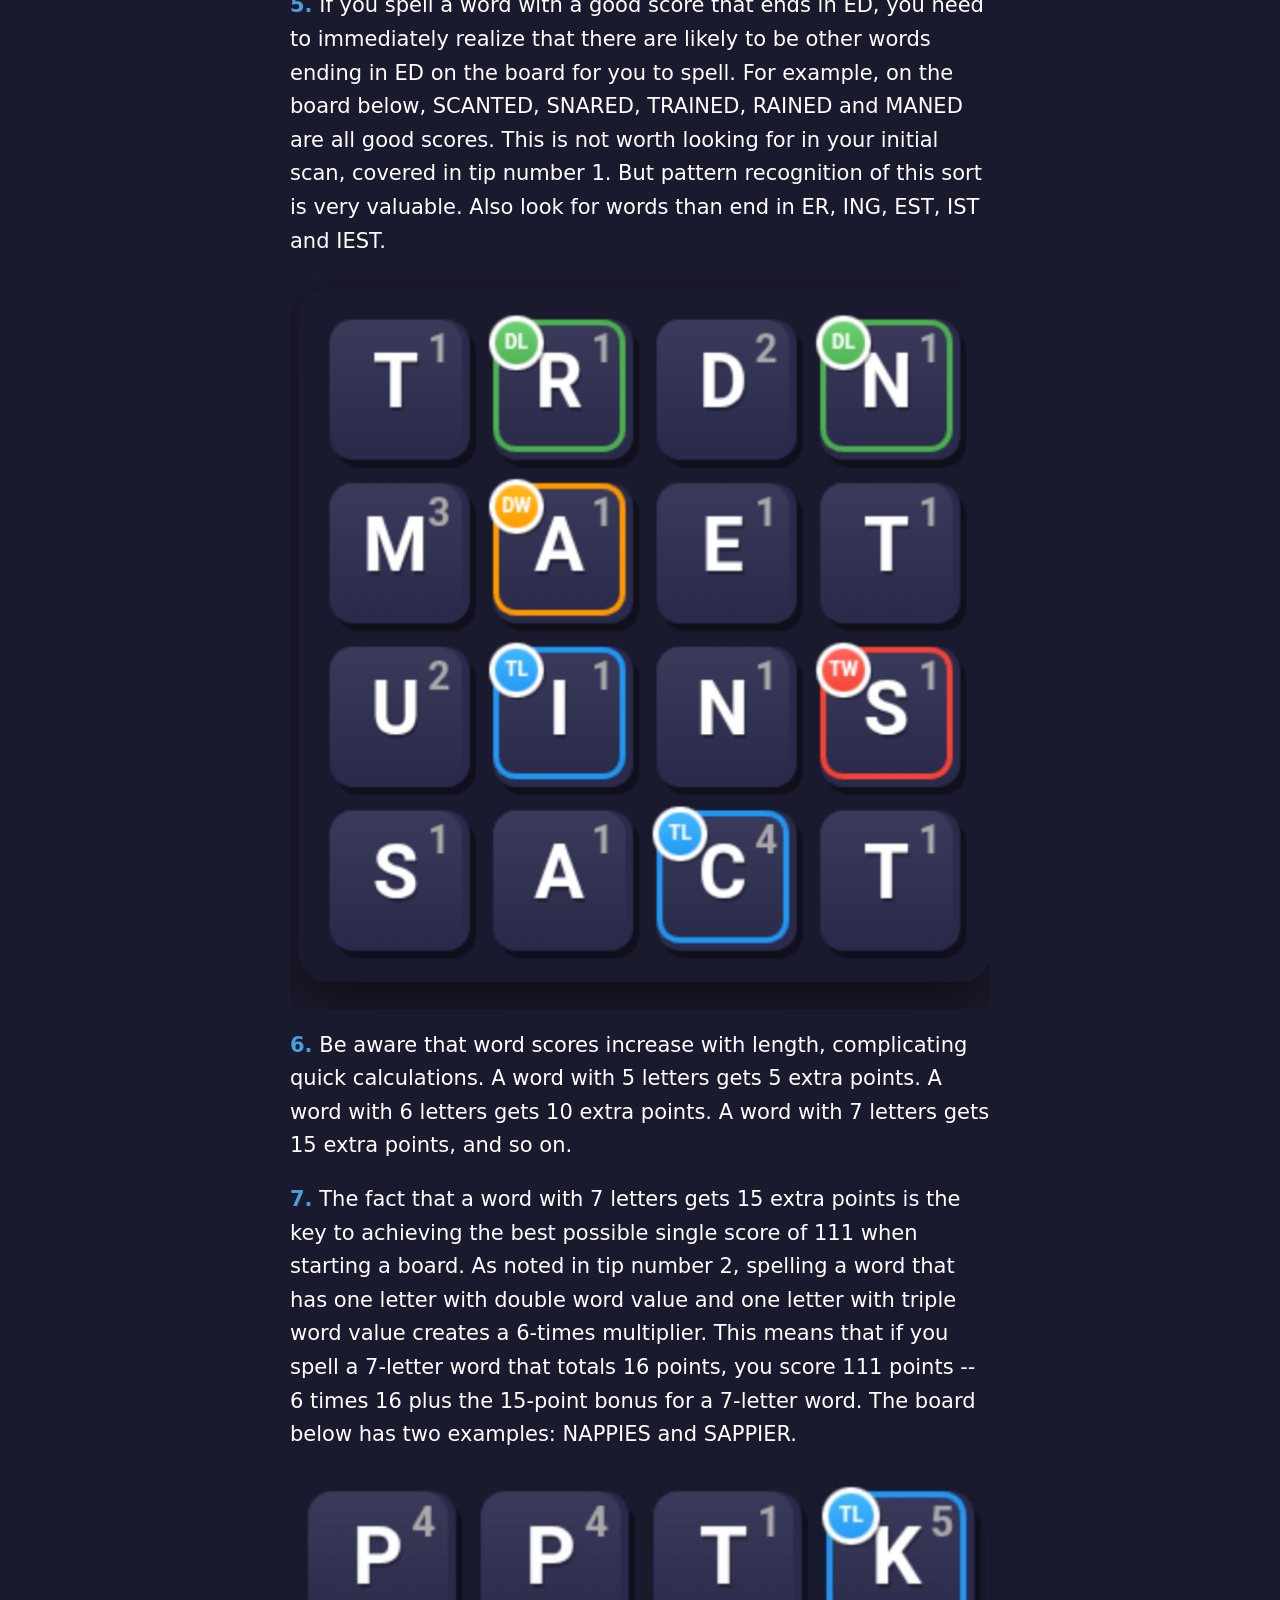
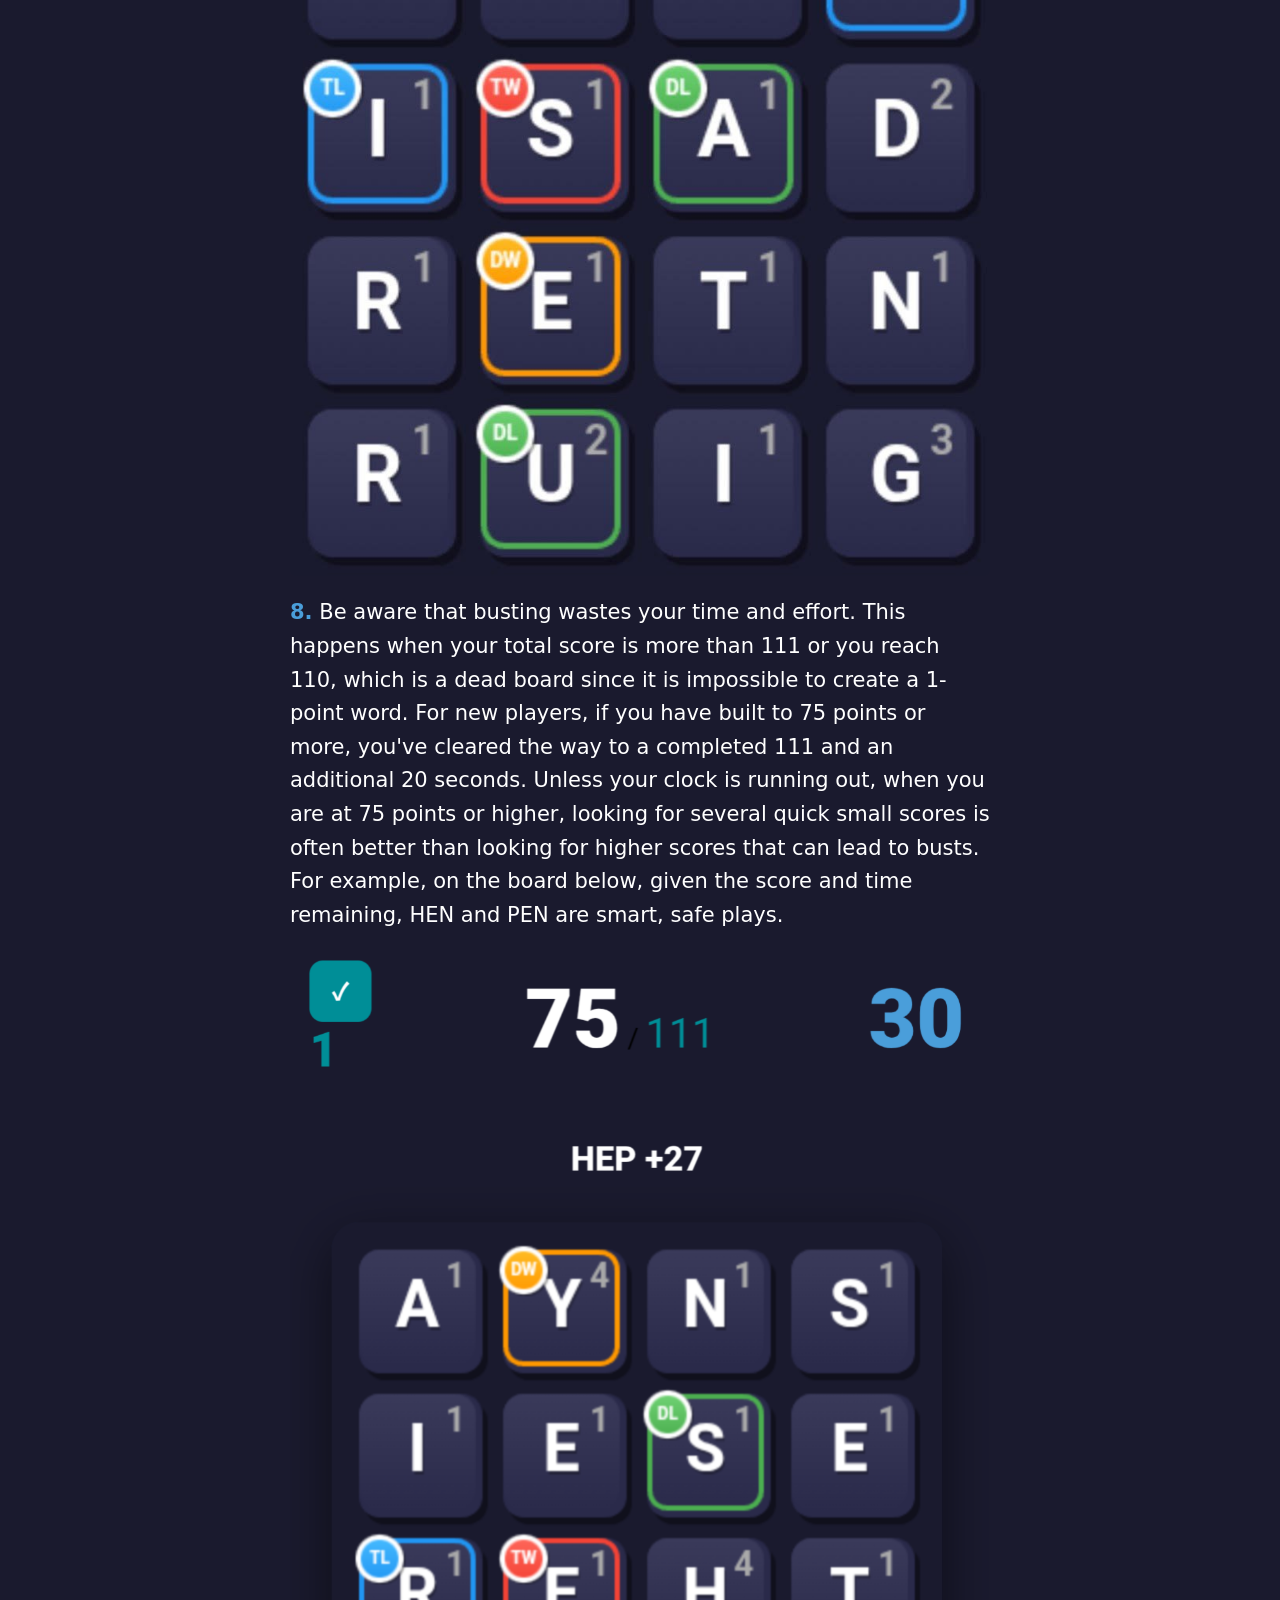
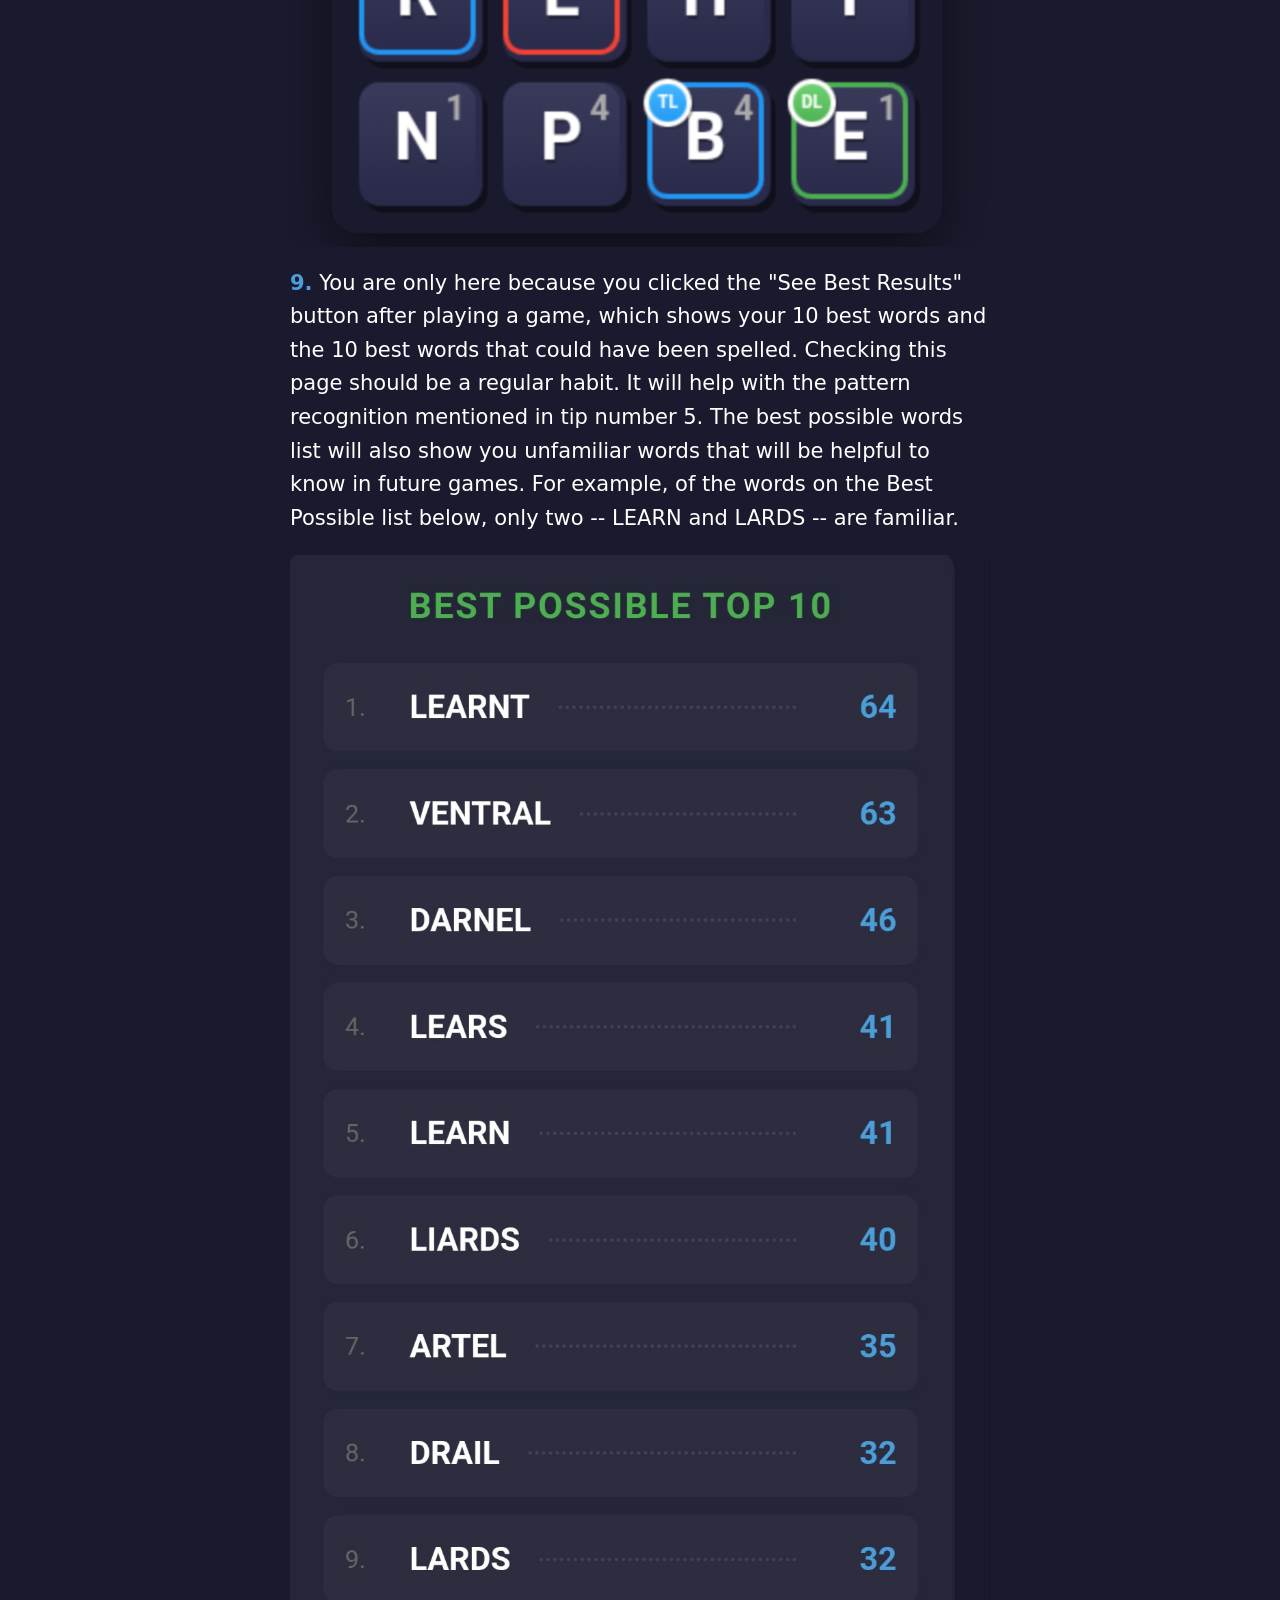
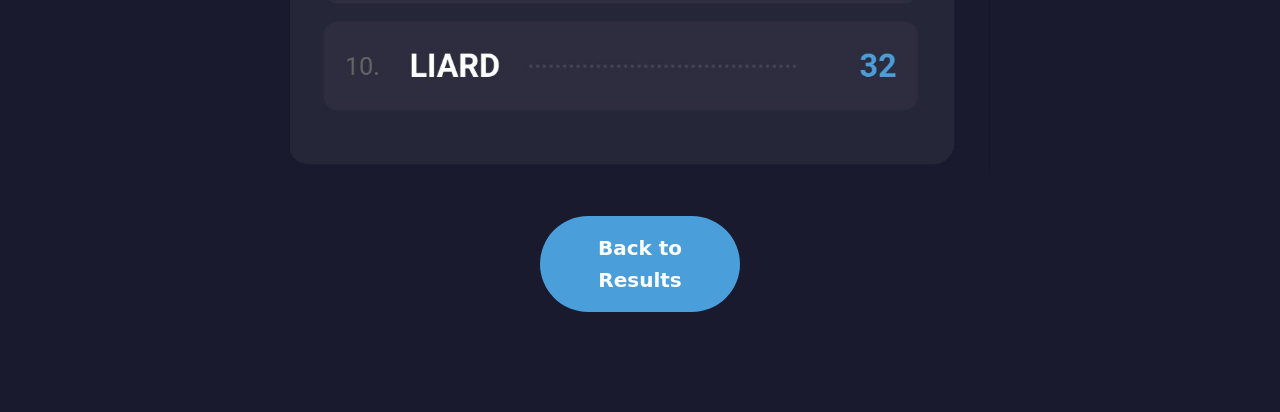
<file: tips.html>
<!DOCTYPE html>
<html lang="en">
<head>
  <meta charset="UTF-8">
  <meta name="viewport" content="width=device-width, initial-scale=1.0, user-scalable=no">
  <meta name="apple-mobile-web-app-capable" content="yes">
  <meta name="theme-color" content="#1a1a2e">
  <title>Strategy Tips - 111</title>
  <style>
    * {
      margin: 0;
      padding: 0;
      box-sizing: border-box;
    }
    
    body {
      font-family: system-ui, -apple-system, sans-serif;
      min-height: 100vh;
      background: #1a1a2e;
      color: white;
      padding: 20px;
      padding-bottom: 100px;
      line-height: 1.6;
    }
    
    .container {
      max-width: 700px;
      margin: 0 auto;
    }
    
    h1 {
      text-align: center;
      font-size: 32px;
      margin-bottom: 30px;
      color: #4a9eda;
    }
    
    .intro {
      font-size: 21px;
      margin-bottom: 20px;
      color: #ccc;
    }
    
    .tip {
      margin-bottom: 20px;
      font-size: 21px;
    }
    
    .tip-number {
      font-weight: bold;
      color: #4a9eda;
    }
    
    .tip-image {
      max-width: 100%;
      height: auto;
      margin: 20px 0;
      border-radius: 8px;
      display: block;
    }
    
    .byline {
      margin-top: 40px;
      text-align: right;
      font-style: italic;
      color: #aaa;
      font-size: 21px;
    }
    
    .back-button {
      display: block;
      width: 200px;
      margin: 40px auto 0;
      padding: 16px 32px;
      font-size: 20px;
      font-weight: bold;
      background: #4a9eda;
      color: white;
      border: none;
      border-radius: 50px;
      cursor: pointer;
      text-align: center;
      text-decoration: none;
    }
    
    .back-button:active {
      transform: scale(0.95);
    }
  </style>
</head>
<body>
  <div class="container">
    <h1>Strategy Tips</h1>
    
    <p class="intro">The initial instinct for many new players is to spell the first words they see. That is a logical way to start playing 111.</p>
    
    <p class="intro">But after you become familiar with the basics, here are some strategy tips based on the results of tens of thousands of games played during 111's development. They will help you maximize the number of 111 boards you can build.</p>
    
    <p class="tip"><span class="tip-number">1.</span> After you begin a game, immediately scan the board to see the letters that create double and triple value words and the letters with double and triple values, especially those worth 3 points or more. These letters are crucial to quickly reaching 111. On the board below, for example, your first focus should be on using N and P.</p>
    
    <img src="tip1.png" alt="Example for tip 1" class="tip-image">
    
    <p class="tip"><span class="tip-number">2.</span> Spelling a word that has letters that create both double and triple value words gives you a 6-times multiplier that allows for a quick accumulation of points. For example, on the board below, if you spell PIES, it would be 42 points because of the E and I. Without the multipliers, it would be only 7 points.</p>
    
    <img src="tip2.png" alt="Example for tip 2" class="tip-image">
    
    <p class="tip"><span class="tip-number">3.</span> Take advantage of triple values for 4-point letters -- C, F, H, P, Y -- and 5-point letters -- K and V. Words that combine triple value letters with letters that create double or triple value words are very valuable. For example, FACE is 9 points with plain letters. But if the F is a triple value letter (worth 12 points) and the E is a letter that creates triple value words -- as shown on the board image below tip 4 -- you would get 54 points -- (12 + 1 + 4 + 1) times 3.</p>
    
    <p class="tip"><span class="tip-number">4.</span> Recognizing that you can quickly get the same score by using the same letters you have just used to create another word is very helpful. On the board below, you can also spell CAFE with those letters and thus get 54 points. If you start a game with FACE and CAFE, you are at 108 and on the brink of a solved board. A skilled player who sees this FACE and CAFE combo can use the split-second extra time this provides to look for a 3-point word to reach 111 while simultaneously typing in CAFE. These small time-saving tactics add up and also work with words of smaller point values.</p>
    
    <img src="tip34.png" alt="Example for tips 3 and 4" class="tip-image">
    
    <p class="tip"><span class="tip-number">5.</span> If you spell a word with a good score that ends in ED, you need to immediately realize that there are likely to be other words ending in ED on the board for you to spell. For example, on the board below, SCANTED, SNARED, TRAINED, RAINED and MANED are all good scores. This is not worth looking for in your initial scan, covered in tip number 1. But pattern recognition of this sort is very valuable. Also look for words than end in ER, ING, EST, IST and IEST.</p>
    
    <img src="tip5.png" alt="Example for tip 5" class="tip-image">
         
    <p class="tip"><span class="tip-number">6.</span> Be aware that word scores increase with length, complicating quick calculations. A word with 5 letters gets 5 extra points. A word with 6 letters gets 10 extra points. A word with 7 letters gets 15 extra points, and so on.</p>
    
    <p class="tip"><span class="tip-number">7.</span> The fact that a word with 7 letters gets 15 extra points is the key to achieving the best possible single score of 111 when starting a board. As noted in tip number 2, spelling a word that has one letter with double word value and one letter with triple word value creates a 6-times multiplier. This means that if you spell a 7-letter word that totals 16 points, you score 111 points -- 6 times 16 plus the 15-point bonus for a 7-letter word. The board below has two examples: NAPPIES and SAPPIER.</p>
    
    <img src="tip67.png" alt="Example for tips 6 and 7" class="tip-image">
    
    <p class="tip"><span class="tip-number">8.</span> Be aware that busting wastes your time and effort. This happens when your total score is more than 111 or you reach 110, which is a dead board since it is impossible to create a 1-point word. For new players, if you have built to 75 points or more, you've cleared the way to a completed 111 and an additional 20 seconds. Unless your clock is running out, when you are at 75 points or higher, looking for several quick small scores is often better than looking for higher scores that can lead to busts. For example, on the board below, given the score and time remaining, HEN and PEN are smart, safe plays.</p>
    
    <img src="tip8.png" alt="Example for tip 8" class="tip-image">
    
    <p class="tip"><span class="tip-number">9.</span> You are only here because you clicked the "See Best Results" button after playing a game, which shows your 10 best words and the 10 best words that could have been spelled. Checking this page should be a regular habit. It will help with the pattern recognition mentioned in tip number 5. The best possible words list will also show you unfamiliar words that will be helpful to know in future games. For example, of the words on the Best Possible list below, only two -- LEARN and LARDS -- are familiar.</p>
    
    <img src="tip9.png" alt="Example for tip 9" class="tip-image">
    
    <a href="results.html" class="back-button">Back to Results</a>
  </div>
</body>
</html>
</file>
<file: classic/styles.css>
* { margin: 0; padding: 0; box-sizing: border-box; }
body {
  font-family: 'Lexend', sans-serif;
  min-height: 100vh;
  display: flex;
  flex-direction: column;
  align-items: center;
  background: #1a1a2e;
  padding: 10px;
  overflow-x: hidden;
}
.game-container {
  display: flex;
  flex-direction: column;
  align-items: center;
  gap: 15px;
  width: 100%;
  max-width: 500px;
}
.header {
  display: flex;
  justify-content: space-between;
  align-items: center;
  width: 100%;
  padding: 10px 5px;
}
.boards-icon {
  width: 36px;
  height: 36px;
  background: #008E97;
  border-radius: 8px;
  display: flex;
  align-items: center;
  justify-content: center;
  color: #fff;
  font-weight: bold;
}
.boards-value {
  color: #008E97;
  font-size: 28px;
  font-weight: 900;
}
.score-value {
  color: #fff;
  font-size: 48px;
  font-weight: 900;
}
.score-target {
  color: #008E97;
  font-size: 24px;
}
.timer {
  color: #4a9eda;
  font-size: 48px;
  font-weight: 900;
}
.timer.critical { color: #F44336; }
canvas {
  border-radius: 16px;
  background: #16213e;
  box-shadow: 0 10px 30px rgba(0,0,0,0.5);
  touch-action: none;
}
.word-pill {
  padding: 10px 25px;
  border-radius: 30px;
  font-size: 20px;
  font-weight: 800;
  color: #ffffff;
}
</file>
<file: styles.css>
* { margin: 0; padding: 0; box-sizing: border-box; }
body {
  font-family: 'Lexend', sans-serif;
  min-height: 100vh;
  display: flex;
  flex-direction: column;
  align-items: center;
  background: #1a1a2e;
  padding: 10px;
  overflow-x: hidden;
}
.game-container {
  display: flex;
  flex-direction: column;
  align-items: center;
  gap: 15px;
  width: 100%;
  max-width: 500px;
}
.header {
  display: flex;
  justify-content: space-between;
  align-items: center;
  width: 100%;
  padding: 10px 5px;
}
.boards-icon {
  width: 36px;
  height: 36px;
  background: #008E97;
  border-radius: 8px;
  display: flex;
  align-items: center;
  justify-content: center;
  color: #fff;
  font-weight: bold;
}
.boards-value {
  color: #008E97;
  font-size: 28px;
  font-weight: 900;
}
.score-value {
  color: #fff;
  font-size: 48px;
  font-weight: 900;
}
.score-target {
  color: #008E97;
  font-size: 24px;
}
.timer {
  color: #4a9eda;
  font-size: 48px;
  font-weight: 900;
}
.timer.critical { color: #F44336; }
canvas {
  border-radius: 16px;
  background: #16213e;
  box-shadow: 0 10px 30px rgba(0,0,0,0.5);
  touch-action: none;
}
.word-area {
  display: flex;
  align-items: center;
  justify-content: center;
  width: 100%;
}
.word-pill {
  padding: 10px 25px;
  border-radius: 30px;
  font-size: 20px;
  font-weight: 800;
  color: #ffffff;
  text-align: center;
}
@keyframes pulse {
  0%, 100% { transform: scale(1); }
  50% { transform: scale(1.05); }
}
</file>
